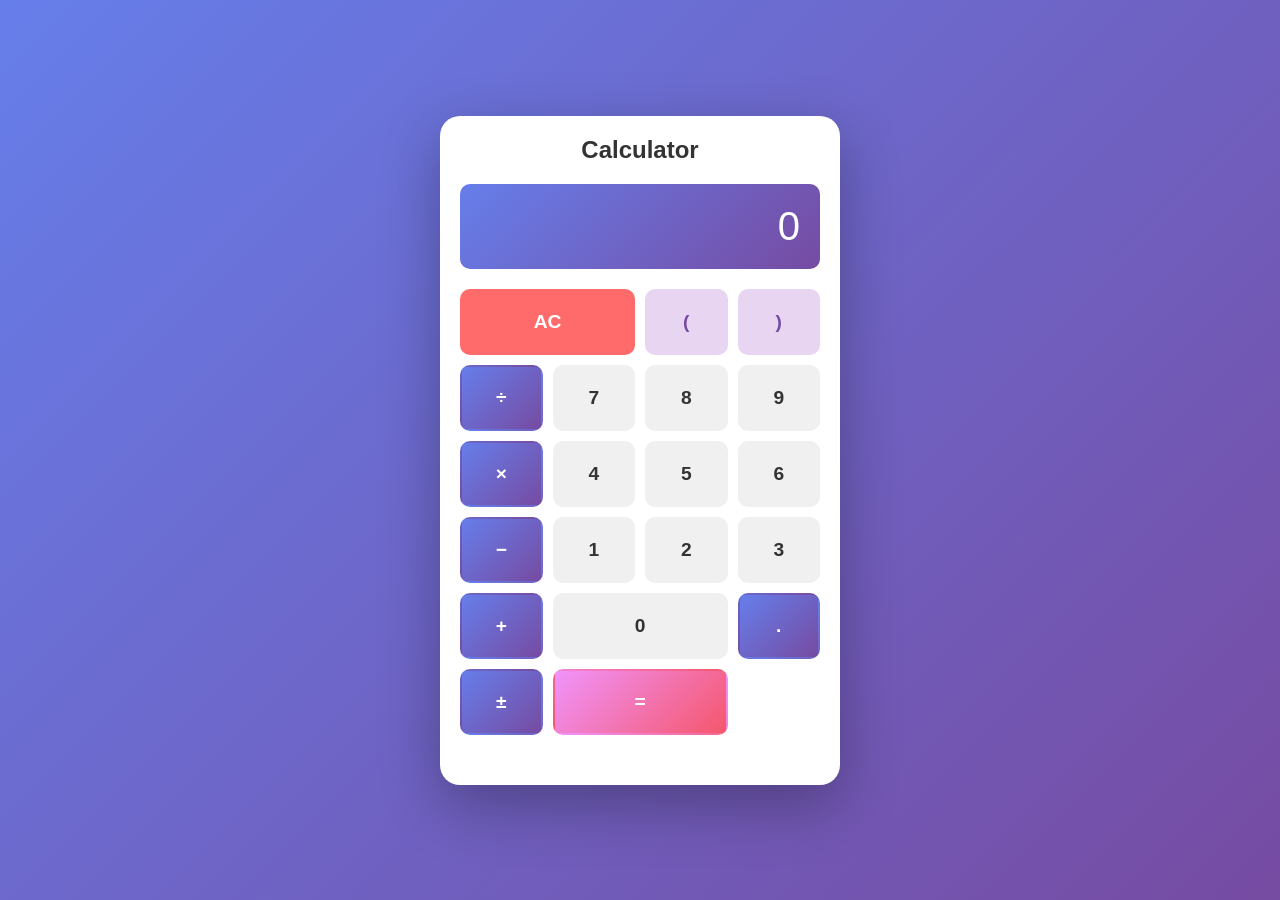
<file: Project_1_Calculater/static/index.html>
<!DOCTYPE html>
<html lang="en">
<head>
    <meta charset="UTF-8">
    <meta name="viewport" content="width=device-width, initial-scale=1.0">
    <title>Modern Calculator</title>
    <style>
        * {
            margin: 0;
            padding: 0;
            box-sizing: border-box;
        }

        body {
            font-family: 'Segoe UI', Tahoma, Geneva, Verdana, sans-serif;
            background: linear-gradient(135deg, #667eea 0%, #764ba2 100%);
            min-height: 100vh;
            display: flex;
            justify-content: center;
            align-items: center;
            padding: 20px;
        }

        .calculator {
            background: white;
            border-radius: 20px;
            box-shadow: 0 20px 60px rgba(0, 0, 0, 0.3);
            padding: 20px;
            width: 100%;
            max-width: 400px;
        }

        .calculator h1 {
            text-align: center;
            color: #333;
            margin-bottom: 20px;
            font-size: 24px;
        }

        .display {
            background: linear-gradient(135deg, #667eea 0%, #764ba2 100%);
            color: white;
            font-size: 2.5em;
            padding: 20px;
            border-radius: 10px;
            text-align: right;
            margin-bottom: 20px;
            word-wrap: break-word;
            word-break: break-all;
            min-height: 70px;
            display: flex;
            align-items: center;
            justify-content: flex-end;
        }

        .buttons {
            display: grid;
            grid-template-columns: repeat(4, 1fr);
            gap: 10px;
        }

        button.bracket {
            background: #e8d5f2;
            color: #764ba2;
        }

        button.bracket:hover {
            background: #d4b5e0;
        }

        button {
            padding: 20px;
            font-size: 1.2em;
            border: none;
            border-radius: 10px;
            cursor: pointer;
            background: #f0f0f0;
            color: #333;
            font-weight: 600;
            transition: all 0.3s ease;
            border: 2px solid transparent;
        }

        button:hover {
            background: #e0e0e0;
            transform: translateY(-2px);
            box-shadow: 0 5px 15px rgba(0, 0, 0, 0.1);
        }

        button:active {
            transform: translateY(0);
        }

        button.operator {
            background: linear-gradient(135deg, #667eea 0%, #764ba2 100%);
            color: white;
        }

        button.operator:hover {
            background: linear-gradient(135deg, #764ba2 0%, #667eea 100%);
        }

        button.equals {
            grid-column: span 2;
            background: linear-gradient(135deg, #f093fb 0%, #f5576c 100%);
            color: white;
        }

        button.equals:hover {
            background: linear-gradient(135deg, #f5576c 0%, #f093fb 100%);
        }

        button.clear {
            grid-column: span 2;
            background: #ff6b6b;
            color: white;
        }

        button.clear:hover {
            background: #ff5252;
        }

        .error {
            color: #ff6b6b;
            font-size: 0.9em;
            text-align: center;
            margin-top: 10px;
            min-height: 20px;
        }
    </style>
</head>
<body>
    <div class="calculator">
        <h1>Calculator</h1>
        <div class="display" id="display">0</div>
        <div class="buttons">
            <button class="clear" onclick="clearDisplay()">AC</button>
            <button class="bracket" onclick="appendOperator('(')">(</button>
            <button class="bracket" onclick="appendOperator(')')">)</button>
            <button class="operator" onclick="appendOperator('/')">&divide;</button>
            
            <button onclick="appendNumber('7')">7</button>
            <button onclick="appendNumber('8')">8</button>
            <button onclick="appendNumber('9')">9</button>
            <button class="operator" onclick="appendOperator('*')">&times;</button>
            
            <button onclick="appendNumber('4')">4</button>
            <button onclick="appendNumber('5')">5</button>
            <button onclick="appendNumber('6')">6</button>
            <button class="operator" onclick="appendOperator('-')">−</button>
            
            <button onclick="appendNumber('1')">1</button>
            <button onclick="appendNumber('2')">2</button>
            <button onclick="appendNumber('3')">3</button>
            <button class="operator" onclick="appendOperator('+')">+</button>
            
            <button onclick="appendNumber('0')" style="grid-column: span 2;">0</button>
            <button class="operator" onclick="appendOperator('.')">.</button>
            <button class="operator" onclick="toggleSign()">±</button>
            <button class="equals" onclick="calculate()">=</button>
        </div>
        <div class="error" id="error"></div>
    </div>

    <script>
        let display = document.getElementById('display');
        let errorDiv = document.getElementById('error');
        let expression = '';

        function updateDisplay() {
            display.textContent = expression || '0';
        }

        function appendNumber(num) {
            if (num === '.' && expression.includes('.')) return;
            expression += num;
            updateDisplay();
        }

        function appendOperator(op) {
            if (!expression && op !== '(' && op !== '-') return;
            expression += op;
            updateDisplay();
        }

        function toggleSign() {
            if (expression) {
                expression = expression.startsWith('-') ? expression.substring(1) : '-' + expression;
                updateDisplay();
            }
        }

        function clearDisplay() {
            expression = '';
            errorDiv.textContent = '';
            updateDisplay();
        }

        async function calculate() {
            if (!expression) return;

            try {
                const response = await fetch('/api/calc', {
                    method: 'POST',
                    headers: {
                        'Content-Type': 'application/json',
                    },
                    body: JSON.stringify({ expression: expression })
                });

                const data = await response.json();
                
                if (data.error) {
                    errorDiv.textContent = data.error;
                    expression = '';
                } else {
                    expression = String(data.result);
                    errorDiv.textContent = '';
                }
                updateDisplay();
            } catch (err) {
                errorDiv.textContent = 'Connection error';
                console.error('Error:', err);
            }
        }

        // Allow keyboard input
        document.addEventListener('keydown', (e) => {
            if (e.key >= '0' && e.key <= '9') appendNumber(e.key);
            if (e.key === '.') appendNumber('.');
            if (e.key === '+' || e.key === '-' || e.key === '*' || e.key === '/') {
                e.preventDefault();
                appendOperator(e.key);
            }
            if (e.key === '(' || e.key === ')') {
                e.preventDefault();
                appendOperator(e.key);
            }
            if (e.key === 'Enter') {
                e.preventDefault();
                calculate();
            }
            if (e.key === 'Escape') clearDisplay();
            if (e.key === 'Backspace') {
                expression = expression.slice(0, -1);
                updateDisplay();
            }
        });
    </script>
</body>
</html>
</file>
